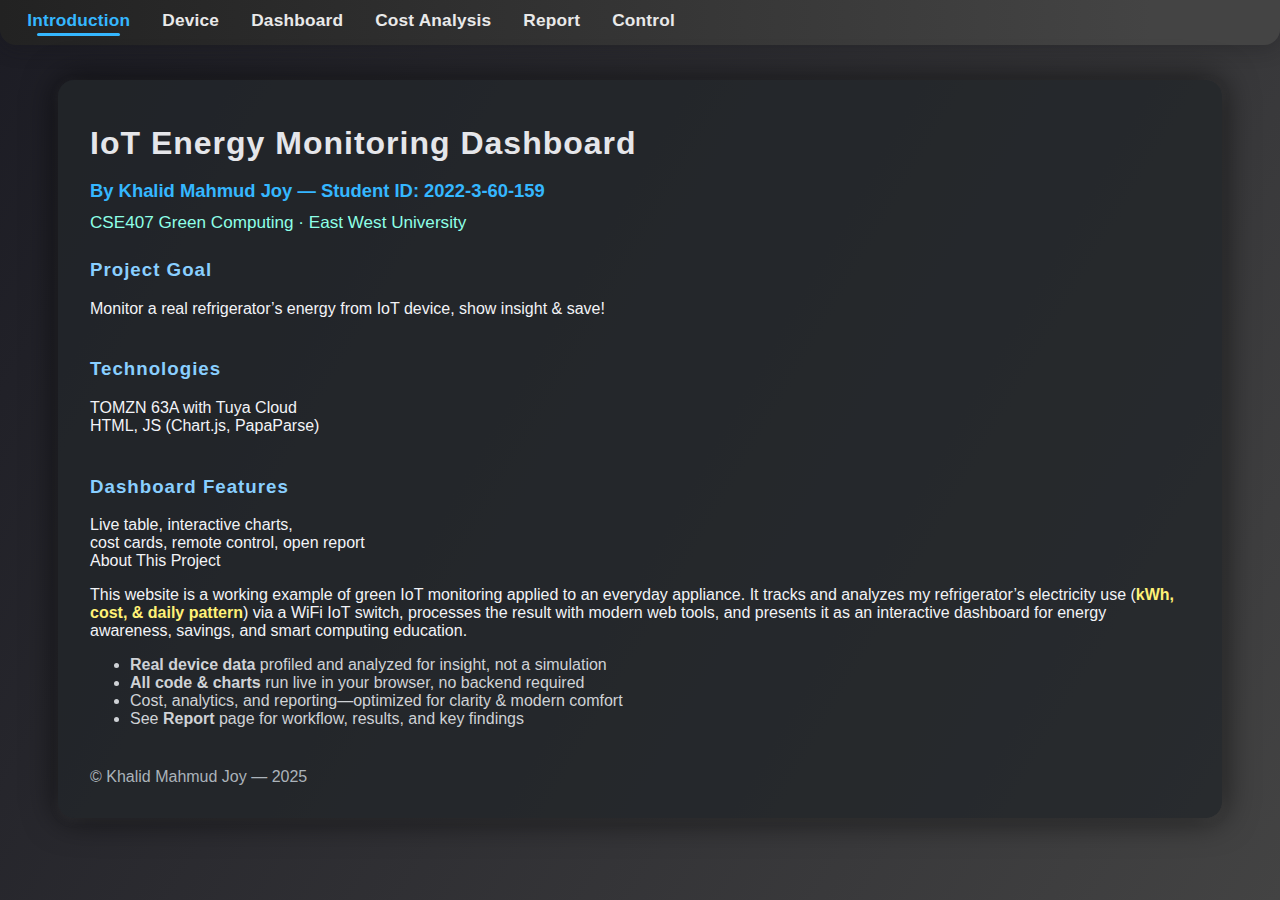
<file: index.html>
<!DOCTYPE html>
<html lang="en">
<head>
<meta charset="UTF-8">
<title>Introduction - IoT Energy Monitoring Dashboard</title>
<link rel="stylesheet" href="style.css">
</head>
<body>
<nav>
  <a href="index.html" class="active">Introduction</a>
  <a href="device.html">Device</a>
  <a href="dashboard.html">Dashboard</a>
  <a href="cost-analysis.html">Cost Analysis</a>
  <a href="report.html">Report</a>
  <a href="controls.html">Control</a>
</nav>
<div class="container">
  <h1 style="margin-bottom:.55em;">IoT Energy Monitoring Dashboard</h1>
  <div class="highlight-card" style="margin-bottom:1.6em;">
    <div style="font-size:1.15em;color:#35b7ff;font-weight:bold;">By Khalid Mahmud Joy &mdash; Student ID: 2022-3-60-159</div>
    <div style="color:#8dffe6;font-size:1.07em;margin-top:.67em;">CSE407 Green Computing · East West University</div>
  </div>
  <div class="summary-cards" style="margin-top:1.4em;">
    <div class="summary-card">
      <h3>Project Goal</h3>
      Monitor a real refrigerator’s energy from IoT device, show insight &amp; save!
    </div><br><br>
    <div class="summary-card">
      <h3>Technologies</h3>
      TOMZN 63A with Tuya Cloud<br>HTML, JS (Chart.js, PapaParse)
    </div><br><br>
    <div class="summary-card">
      <h3>Dashboard Features</h3>
      Live table, interactive charts,<br> cost cards, remote control, open report
    </div>
  </div>
  <div class="section-title">About This Project</div>
  <p>
    This website is a working example of green IoT monitoring applied to an everyday appliance. It tracks and analyzes my refrigerator’s electricity use (<b style="color:#fff176;">kWh, cost, & daily pattern</b>) via a WiFi IoT switch, processes the result with modern web tools, and presents it as an interactive dashboard for energy awareness, savings, and smart computing education.
  </p>
  <ul>
    <li><b>Real device data</b> profiled and analyzed for insight, not a simulation</li>
    <li><b>All code &amp; charts</b> run live in your browser, no backend required</li>
    <li>Cost, analytics, and reporting—optimized for clarity &amp; modern comfort</li>
    <li>See <b>Report</b> page for workflow, results, and key findings</li>
  </ul>
  <div style="margin:2.5em 0 0 0; color:#abb3ba;">&copy; Khalid Mahmud Joy — 2025</div>
</div>
</body>
</html>
</file>
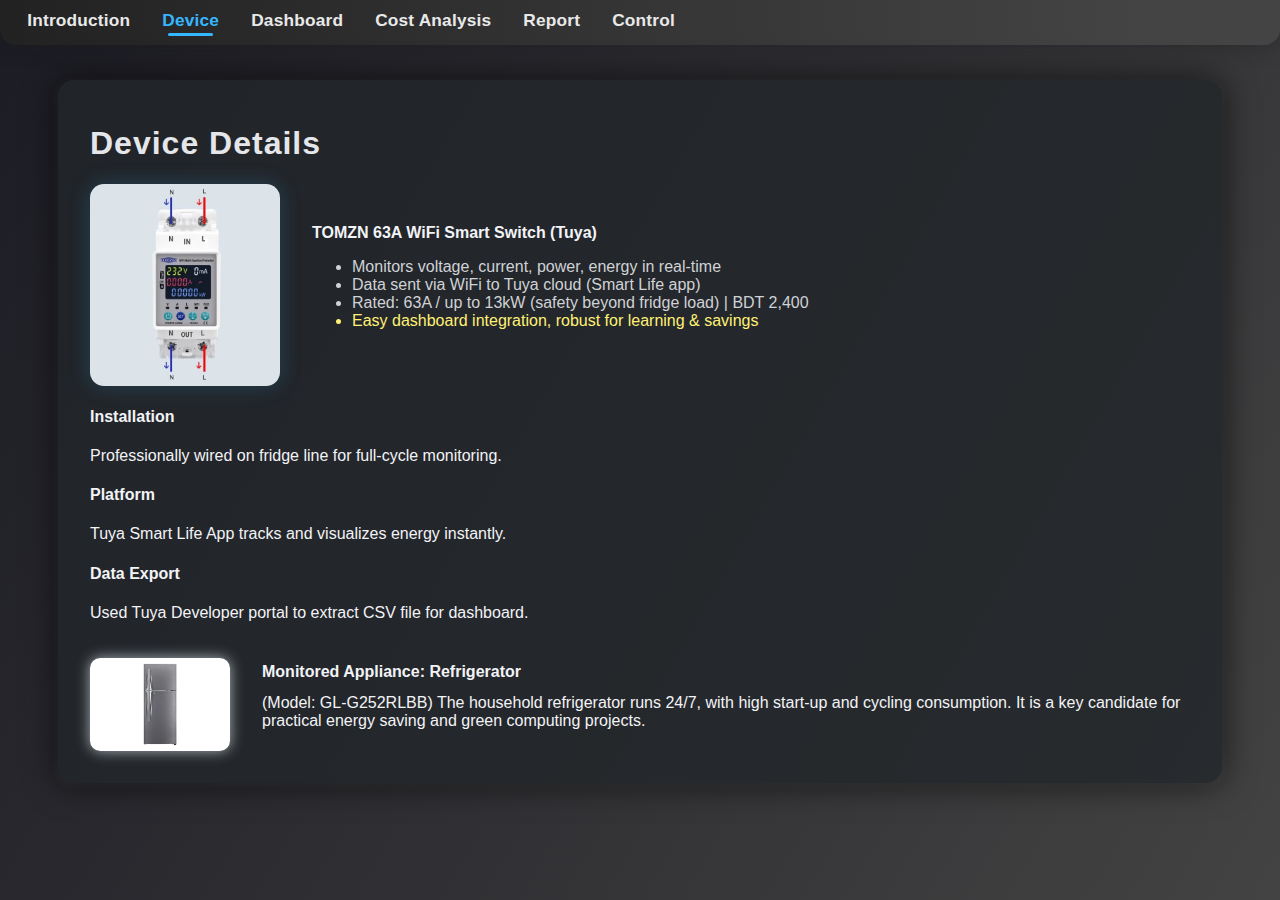
<file: device.html>
<!DOCTYPE html>
<html lang="en">
<head>
<meta charset="UTF-8">
<title>Device - IoT Energy Monitoring Dashboard</title>
<link rel="stylesheet" href="style.css">
</head>
<body>
<nav>
  <a href="index.html">Introduction</a>
  <a href="device.html" class="active">Device</a>
  <a href="dashboard.html">Dashboard</a>
  <a href="cost-analysis.html">Cost Analysis</a>
  <a href="report.html">Report</a>
  <a href="controls.html">Control</a>
</nav>
<div class="container">
  <h1>Device Details</h1>
  <div class="highlight-card" style="display:flex;flex-direction:row;gap:2em;align-items:center;flex-wrap:wrap;">
    <img src="iot.jpg" alt="IoT device" style="width:190px;max-width:45vw;border-radius:14px;box-shadow:0 0 22px #35b7ff35;">
    <div style="flex:1">
      <b class="section-title">TOMZN 63A WiFi Smart Switch (Tuya)</b>
      <ul>
        <li>Monitors voltage, current, power, energy in real-time</li>
        <li>Data sent via WiFi to Tuya cloud (Smart Life app)</li>
        <li>Rated: 63A / up to 13kW (safety beyond fridge load) | BDT 2,400</li>
        <li style="color:#fff176;">Easy dashboard integration, robust for learning &amp; savings</li>
      </ul>
    </div>
  </div>
  <div class="summary-cards">
    <div class="summary-card" style="min-width:210px;">
      <h4>Installation</h4>
      Professionally wired on fridge line for full-cycle monitoring.
    </div>
    <div class="summary-card" style="min-width:210px;">
      <h4>Platform</h4>
      Tuya Smart Life App tracks and visualizes energy instantly.
    </div>
    <div class="summary-card" style="min-width:210px;">
      <h4>Data Export</h4>
      Used Tuya Developer portal to extract CSV file for dashboard.
    </div><br><br>
  </div>
  <div class="highlight-card" style="display:flex;flex-direction:row;gap:2em;align-items:center;flex-wrap:wrap;">
    <img src="ref.jpg" alt="Refrigerator" style="width:140px;max-width:38vw;border-radius:10px;box-shadow:0 0 14px #abb3ba;">
    <div style="flex:1">
      <b class="section-title">Monitored Appliance: Refrigerator</b><br><br>
      <p style="margin-top:-.3em;">(Model: GL-G252RLBB) The household refrigerator runs 24/7, with high start-up and cycling consumption. It is a key candidate for practical energy saving and green computing projects.</p>
    </div>
  </div>
</div>
</body>
</html>
</file>
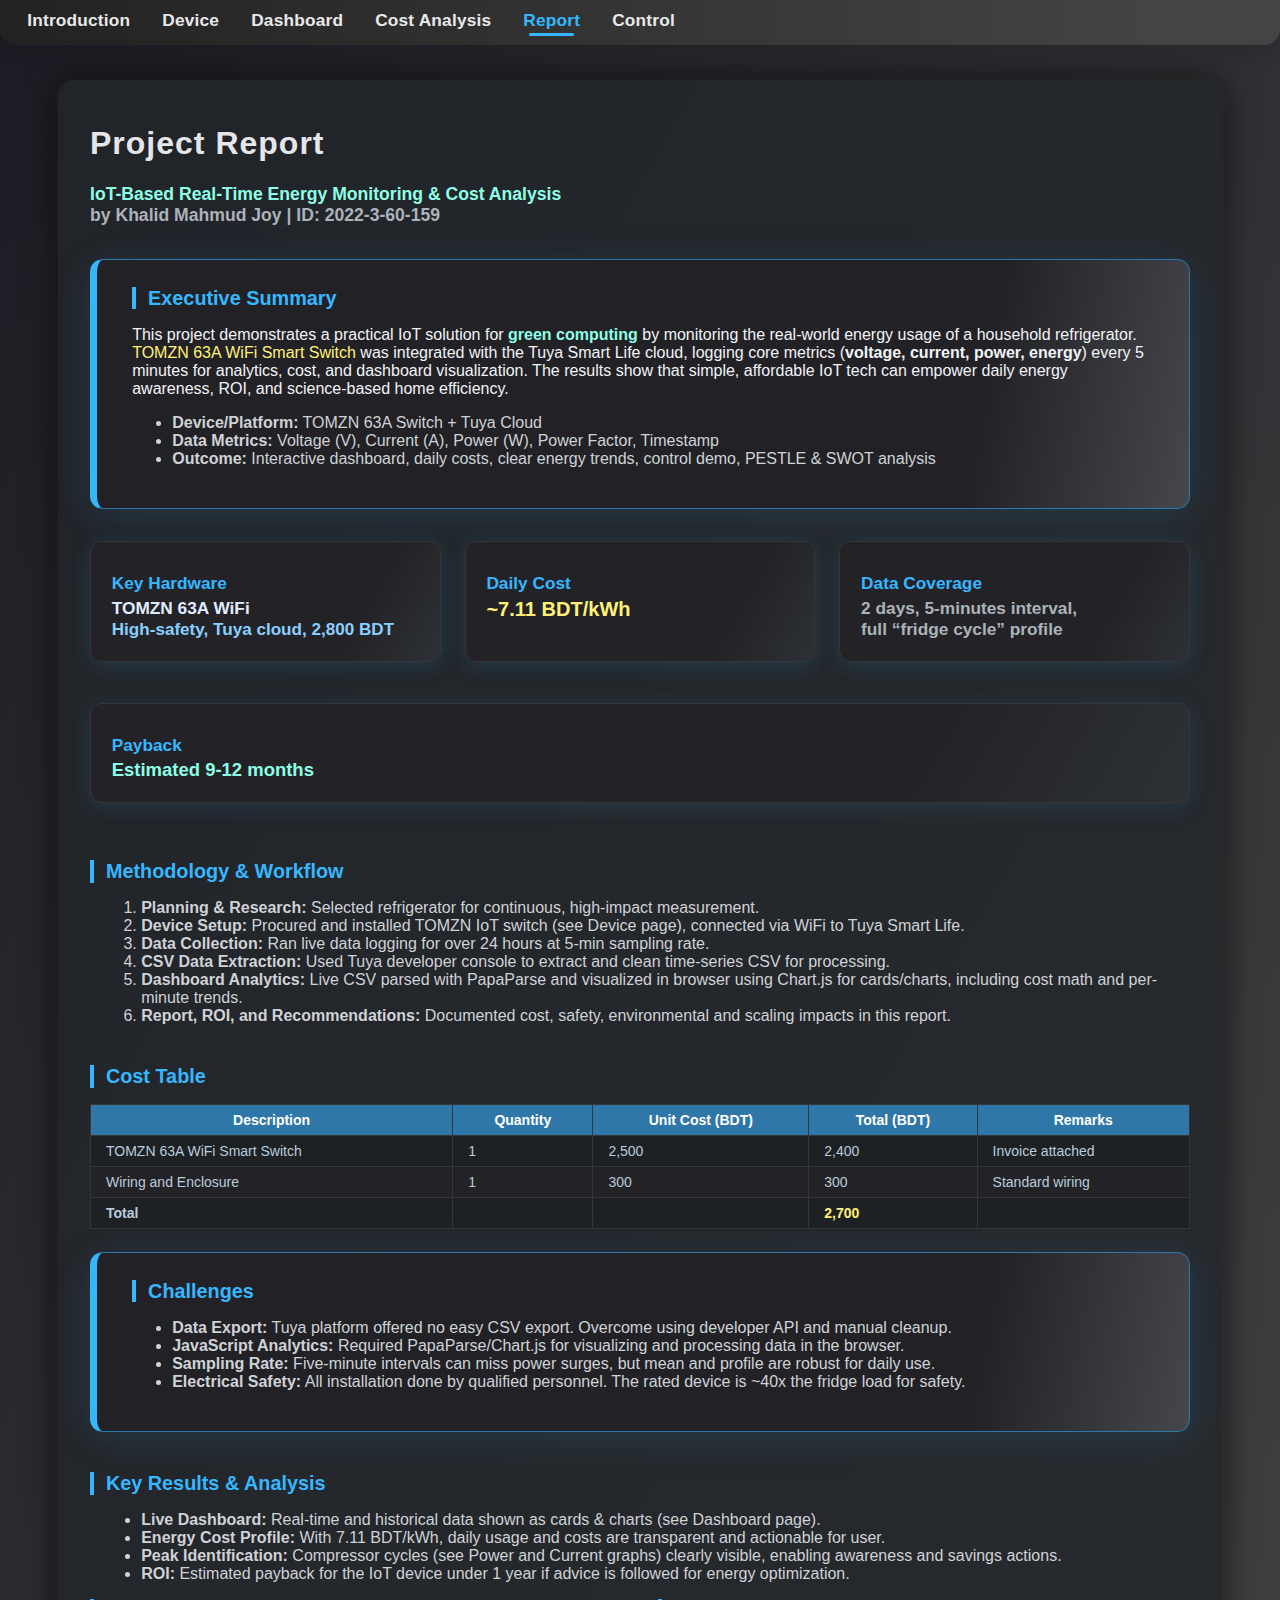
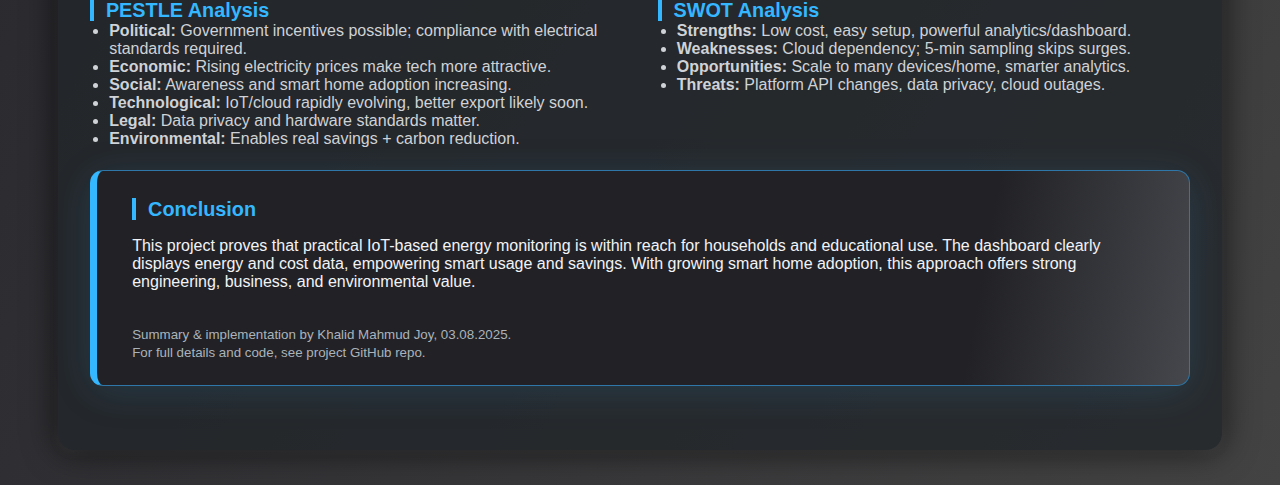
<file: report.html>
<!DOCTYPE html>
<html lang="en">
<head>
    <meta charset="UTF-8">
    <title>Report - IoT Energy Monitoring Dashboard</title>
    <link rel="stylesheet" href="style.css">
    <style>
      .section-title { 
        color: #35b7ff; 
        margin-top: 2em;
        font-size: 1.24em; 
        font-weight: 800;
        border-left: 4px solid #35b7ff;
        padding-left: .6em;
        margin-bottom:.6em;
      }
      .highlight-card {
        background: linear-gradient(100deg, #222226 80%, #45474c 100%);
        box-shadow: 0 6px 40px #35b7ff22;
        border: 1.5px solid #2e77a8;
        border-left: 7px solid #35b7ff;
        border-radius: 13px;
        padding: 1.7em 2.2em 1.5em 2.2em;
        margin-bottom: 2em;
        margin-top:1.4em;
      }
      .summary-cards {
        display:flex;gap:1.5em;flex-wrap:wrap;margin:1.2em 0 2em 0;
      }
      .summary-card {
        flex:1 1 250px;
        background: linear-gradient(120deg,#232327 75%,#2d3135 100%);
        border: 1px solid #353637;
        box-shadow: 0 4px 22px #35b7ff24;
        border-radius: 11px;
        color: #e1edff;
        padding:1.6em 1.1em 1.2em 1.2em;
        font-size:1.08em;font-weight:600;
        margin-bottom:1em;
        transition: box-shadow .2s,background .15s;
      }
      .summary-card h4{color:#35b7ff;margin:.2em 0;}
      .summary-card:hover{background:#353637;color:#fff;box-shadow:0 6px 28px #35b7ff44;}
      .report-table { width:100%; border-collapse:collapse; margin: 1.2em 0;}
      .report-table th, .report-table td { border: 1px solid #353637; padding: 7px 15px;}
      .report-table th { background: #2e77a8; color:#fff; }
      .report-table td { background: #232327; color: #bbcbdb;}
      .swot-pestle-row{display:flex;gap:2.2em;flex-wrap:wrap;margin-bottom:1.3em;}
      .swotcol,.pestlecol{flex:1 1 280px;}
      .swotcol ul,.pestlecol ul{margin:0;padding-left:1.2em;}
      @media (max-width:800px){
        .summary-cards{flex-direction:column;}
        .swot-pestle-row{flex-direction:column;}
      }
    </style>
</head>
<body>
<nav>
  <a href="index.html">Introduction</a>
  <a href="device.html">Device</a>
  <a href="dashboard.html">Dashboard</a>
  <a href="cost-analysis.html">Cost Analysis</a>
  <a href="report.html" class="active">Report</a>
  <a href="controls.html">Control</a>
</nav>
<div class="container">
  <h1>Project Report</h1>
  <div style="color:#8dffe6; font-weight:bold; font-size:1.1em; margin-bottom:1.9em;">
    IoT-Based Real-Time Energy Monitoring &amp; Cost Analysis <br>
    <span style="color:#abb3ba;">by Khalid Mahmud Joy | ID: 2022-3-60-159</span>
  </div>

  <!-- Executive Summary Card -->
  <div class="highlight-card">
    <span class="section-title">Executive Summary</span>
    <p>
      This project demonstrates a practical IoT solution for <b style="color:#8dffe6;">green computing</b> by monitoring the real-world energy usage of a household refrigerator. 
      <span style="color:#fff176;">TOMZN 63A WiFi Smart Switch</span> was integrated with the Tuya Smart Life cloud, logging core metrics (<b>voltage, current, power, energy</b>) every 5 minutes for analytics, cost, and dashboard visualization. 
      The results show that simple, affordable IoT tech can empower daily energy awareness, ROI, and science-based home efficiency.
    </p>
    <ul>
      <li><b>Device/Platform:</b> TOMZN 63A Switch + Tuya Cloud</li>
      <li><b>Data Metrics:</b> Voltage (V), Current (A), Power (W), Power Factor, Timestamp</li>
      <li><b>Outcome:</b> Interactive dashboard, daily costs, clear energy trends, control demo, PESTLE &amp; SWOT analysis</li>
    </ul>
  </div>

  <!-- Summary Cards -->
  <div class="summary-cards">
    <div class="summary-card">
      <h4>Key Hardware</h4>
      TOMZN 63A WiFi<br>
      <span style="font-size:.99em;color:#89cfff;">High-safety, Tuya cloud, 2,800 BDT</span>
    </div>
    <div class="summary-card">
      <h4>Daily Cost</h4>
      <span id="report-daily-cost" style="font-size:1.16em; color:#fff176;">~7.11 BDT/kWh</span>
    </div>
    <div class="summary-card">
      <h4>Data Coverage</h4>
      <span style="color:#abb3ba;">2 days, 5-minutes interval,<br>full “fridge cycle” profile</span>
    </div>
    <div class="summary-card">
      <h4>Payback</h4>
      <span style="font-size:1.07em; color:#8dffe6;">Estimated 9-12 months</span>
    </div>
  </div>

  <div class="section-title">Methodology &amp; Workflow</div>
  <ol style="margin-left:.7em; margin-bottom:1.6em;">
    <li><b>Planning &amp; Research:</b> Selected refrigerator for continuous, high-impact measurement.</li>
    <li><b>Device Setup:</b> Procured and installed TOMZN IoT switch (see Device page), connected via WiFi to Tuya Smart Life.</li>
    <li><b>Data Collection:</b> Ran live data logging for over 24 hours at 5-min sampling rate.</li>
    <li><b>CSV Data Extraction:</b> Used Tuya developer console to extract and clean time-series CSV for processing.</li>
    <li><b>Dashboard Analytics:</b> Live CSV parsed with PapaParse and visualized in browser using Chart.js for cards/charts, including cost math and per-minute trends.</li>
    <li><b>Report, ROI, and Recommendations:</b> Documented cost, safety, environmental and scaling impacts in this report.</li>
  </ol>

  <div class="section-title">Cost Table</div>
  <table class="report-table">
    <tr>
      <th>Description</th><th>Quantity</th><th>Unit Cost (BDT)</th><th>Total (BDT)</th><th>Remarks</th>
    </tr>
    <tr>
      <td>TOMZN 63A WiFi Smart Switch</td><td>1</td><td>2,500</td><td>2,400</td><td>Invoice attached</td>
    </tr>
    <tr>
      <td>Wiring and Enclosure</td><td>1</td><td>300</td><td>300</td><td>Standard wiring</td>
    </tr>
    <tr>
      <td style="font-weight:bold;">Total</td><td></td><td></td><td style="font-weight:bold;color:#fff176;">2,700</td><td></td>
    </tr>
  </table>

  <div class="highlight-card" style="margin-bottom:2em;">
    <span class="section-title">Challenges</span>
    <ul>
      <li><b>Data Export:</b> Tuya platform offered no easy CSV export. Overcome using developer API and manual cleanup.</li>
      <li><b>JavaScript Analytics:</b> Required PapaParse/Chart.js for visualizing and processing data in the browser.</li>
      <li><b>Sampling Rate:</b> Five-minute intervals can miss power surges, but mean and profile are robust for daily use.</li>
      <li><b>Electrical Safety:</b> All installation done by qualified personnel. The rated device is ~40x the fridge load for safety.</li>
    </ul>
  </div>

  <div class="section-title">Key Results & Analysis</div>
  <ul style="margin-left:.7em;">
    <li><b>Live Dashboard:</b> Real-time and historical data shown as cards &amp; charts (see Dashboard page).</li>
    <li><b>Energy Cost Profile:</b> With 7.11 BDT/kWh, daily usage and costs are transparent and actionable for user.</li>
    <li><b>Peak Identification:</b> Compressor cycles (see Power and Current graphs) clearly visible, enabling awareness and savings actions.</li>
    <li><b>ROI:</b> Estimated payback for the IoT device under 1 year if advice is followed for energy optimization.</li>
  </ul>

  <div class="swot-pestle-row">
    <div class="pestlecol">
      <span class="section-title" style="margin-top:0;">PESTLE Analysis</span>
      <ul>
        <li><b>Political:</b> Government incentives possible; compliance with electrical standards required.</li>
        <li><b>Economic:</b> Rising electricity prices make tech more attractive.</li>
        <li><b>Social:</b> Awareness and smart home adoption increasing.</li>
        <li><b>Technological:</b> IoT/cloud rapidly evolving, better export likely soon.</li>
        <li><b>Legal:</b> Data privacy and hardware standards matter.</li>
        <li><b>Environmental:</b> Enables real savings + carbon reduction.</li>
      </ul>
    </div>
    <div class="swotcol">
      <span class="section-title" style="margin-top:0;">SWOT Analysis</span>
      <ul>
        <li><b>Strengths:</b> Low cost, easy setup, powerful analytics/dashboard.</li>
        <li><b>Weaknesses:</b> Cloud dependency; 5-min sampling skips surges.</li>
        <li><b>Opportunities:</b> Scale to many devices/home, smarter analytics.</li>
        <li><b>Threats:</b> Platform API changes, data privacy, cloud outages.</li>
      </ul>
    </div>
  </div>

  <div class="highlight-card">
    <span class="section-title">Conclusion</span>
    <p>
      This project proves that practical IoT-based energy monitoring is within reach for households and educational use. 
      The dashboard clearly displays energy and cost data, empowering smart usage and savings. With growing smart home adoption, 
      this approach offers strong engineering, business, and environmental value.
    </p>
    <br>
    <small style="color:#abb3ba;">Summary &amp; implementation by Khalid Mahmud Joy, 03.08.2025.<br>For full details and code, see project GitHub repo.</small>
  </div>
</div>
</body>
</html>
</file>
<file: style.css>
body {
    font-family: 'Nunito', Arial, sans-serif;
    background: linear-gradient(120deg, #1c1c24 0%, #434343 100%);
    color: #f2f3f7;
    margin: 0;
    padding: 0;
    min-height: 100vh;
}
nav {
    background: linear-gradient(90deg, #222 0%, #444 90%);
    padding: 0.6em 2.2em 0.6em 1.7em;
    border-radius: 0 0 16px 16px;
    box-shadow: 0 3px 20px 0 #16161850;
    display: flex; align-items: center;
}
nav a {
    color: #e9e9e9;
    text-decoration: none;
    margin-right: 32px;
    font-weight: 700;
    font-size: 1.08em;
    padding-bottom: 5px;
    letter-spacing:.2px;
    transition: color 0.18s;
    position: relative;
}
nav a.active,nav a:hover{ color: #35b7ff;}
nav a.active::after,nav a:hover::after {
    content:'';
    width:80%;
    height:3px;
    border-radius:2px;
    background:#35b7ff;
    position:absolute; left:10%; bottom:0;
}
.container {
    max-width: 1100px;
    margin: 2.2em auto;
    background: rgba(34,37,41,0.80);
    padding: 2.3em 2em 2em 2em;
    border-radius: 1em;
    box-shadow: 0 0 32px 2px #0009, 0 2px 8px #84848433;
}
h1,h2,h3 { color: #e5e6ea; margin-top:.25em; letter-spacing:1px;}
h2 { color: #abb3ba;}
h3 { color: #89cfff;}
ul,li { color: #cfd2d6;}
.metrics { display: flex; flex-wrap: wrap; gap: 1.7em; margin: 1.1em 0 1em 0; }
.metric {
    background: linear-gradient(110deg, #272827 60%, #585c5a 100%);
    color: #edf0f2; padding: 1.15em 2em; border-radius: 1em;
    min-width: 140px; text-align: center; flex: 1; margin-bottom: 1em;
    box-shadow: 0 0 9px 1px #35b7ff21; border: 1px solid #393e3e;
    font-size:1.09em; font-weight:600;
}
.metric:hover {
    background: linear-gradient(110deg,#45474b 30%, #353637 100%);
    box-shadow:0 5px 24px 2px #35b7ff58; color:#35b7ff;
    transform: translateY(-4px) scale(1.04);
}
.table-scroll {
    max-height: 345px; overflow-x: auto;
    background: #232327d8; border: 1.4px solid #282e37;
    margin-bottom: 1.4em; margin-top: 0.8em; border-radius: 9px;
}
table { border-collapse:collapse; width:100%; background: #18181c; font-size: 14px;}
th, td { padding: 7px 13px; border: 1px solid #33373a; color:#e6e6e6; background:#222326;}
th { background: #353637; color: #35b7ff;}
tr:nth-child(even) td{background:#1e2124;}
tr:hover td{background:#353637;}
.chart-box {
    background: linear-gradient(120deg, #222226 70%, #45474c 100%);
    border-radius: 14px; margin: 2em 0 1em 0; padding: 1.5em 1.4em 1em 1.4em;
    box-shadow: 0 2px 24px 2px #35b7ff21;
}
.button {
    padding: 0.7em 2.1em; font-size: 1.1em; border-radius: 6px; border: none;
    font-weight: 700; background: linear-gradient(90deg, #2e77a8 0%, #35b7ff 100%);
    color: white; box-shadow: 0 0 11px 0 #35b7ff50; cursor: pointer;
    transition: background .17s, box-shadow .2s, transform .17s;
}
.button.off { background: #d85353; }
.button:hover { filter: brightness(1.1); transform:scale(1.05);}
@media (max-width: 900px) {
    .container { padding: .45em; }
    .metrics {flex-direction: column;}
}
::-webkit-scrollbar { height:9px; width:8px; }
::-webkit-scrollbar-thumb { background: #444a57; border-radius: 7px;}
</file>
